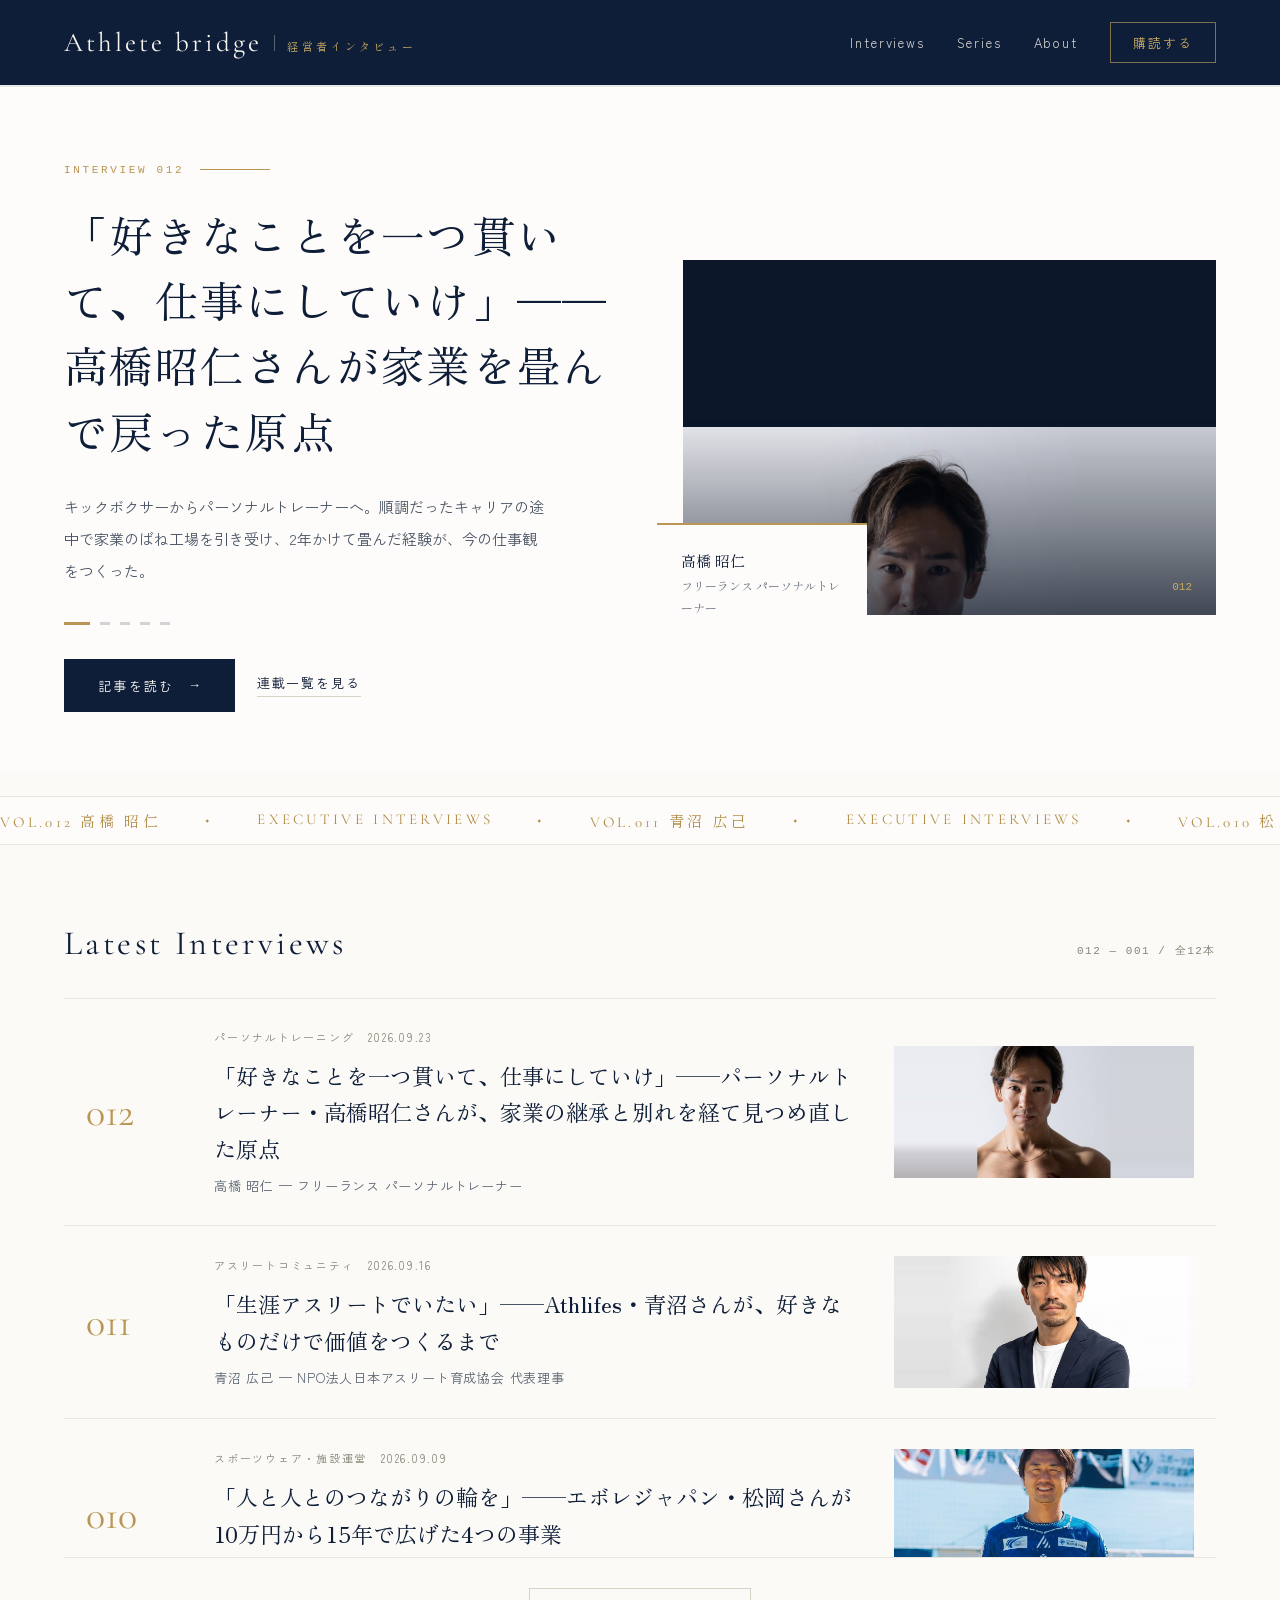
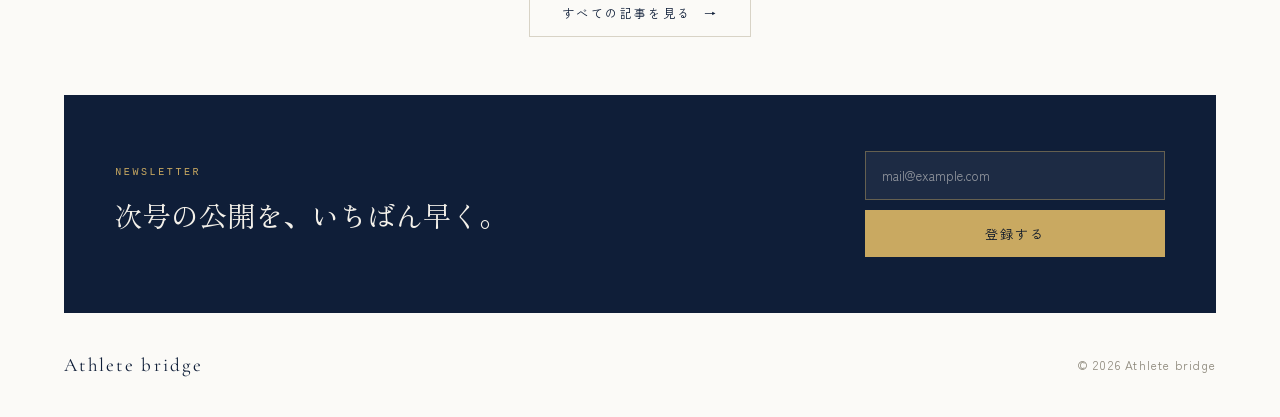
<file: index.html>
<!DOCTYPE html>
<html lang="ja">
<head>
<meta charset="utf-8">
<meta name="viewport" content="width=device-width, initial-scale=1">
<title>ATHLETE BRIDGE｜アスリートのセカンドキャリアを、経営者が語る。</title>
<link rel="icon" href="data:image/svg+xml,%3Csvg xmlns='http://www.w3.org/2000/svg' viewBox='0 0 32 32'%3E%3Crect width='32' height='32' fill='%230F1E38'/%3E%3Ctext x='16' y='23' font-family='Georgia,serif' font-size='19' fill='%23C9A961' text-anchor='middle'%3EA%3C/text%3E%3C/svg%3E">
<meta name="description" content="スポーツで培った経験を活かせる企業と出会える。経験者の生の声から、あなたの次のステージを見つけよう。">
<link rel="preconnect" href="https://fonts.googleapis.com">
<link rel="preconnect" href="https://fonts.gstatic.com" crossorigin>
<link href="https://fonts.googleapis.com/css2?family=Shippori+Mincho:wght@400;500;600&family=Zen+Kaku+Gothic+New:wght@300;400;500&family=Cormorant+Garamond:wght@300;400;500&family=Zen+Old+Mincho:wght@400;500;700&display=swap" rel="stylesheet">
<link rel="stylesheet" href="css/style.css?v=9cc79d4a">
</head>
<body>

<header class="site-header">
  <div class="hd-inner">
    <div class="hd-brand">
      <a href="#top" class="hd-logo">Athlete bridge</a>
      <span class="hd-rule"></span>
      <span class="hd-tag">経営者インタビュー</span>
    </div>
    <nav class="hd-nav">
      <a href="#latest">Interviews</a>
      <a href="#latest">Series</a>
      <a href="#newsletter">About</a>
      <a href="#newsletter" class="hd-cta">購読する</a>
    </nav>
  </div>
  <div class="progress-track"><div class="progress-bar" data-progress></div></div>
</header>

<main>

  <!-- ===== トップ（注目記事＋一覧） ===== -->
  <section id="view-top">

    <div id="top" class="hero">
      <div class="hero-grid">
        <div class="hero-copy">
          <div id="hero-slot"></div>
          <div class="hero-dots" id="hero-dots"></div>
          <div class="hero-actions">
            <button type="button" class="btn-primary" id="hero-read">
              <span>記事を読む</span><span class="arrow">→</span>
            </button>
            <a href="#latest" class="btn-quiet">連載一覧を見る</a>
          </div>
        </div>
        <div class="hero-media" id="hero-media"></div>
      </div>
    </div>

    <div class="ticker">
      <div class="ticker-track" id="ticker"></div>
    </div>

    <div class="wrap">
      <div class="latest-head">
        <h2 class="latest-title" data-reveal="mask">Latest Interviews</h2>
        <span class="latest-range" id="latest-range" data-reveal="right" data-delay="150"></span>
      </div>

      <div class="list" id="list"></div>

      <div class="view-all-wrap">
        <a href="#latest" class="view-all">すべての記事を見る <span class="arrow">→</span></a>
      </div>
    </div>
  </section>

  <!-- ===== 記事ページ ===== -->
  <section id="view-article" class="is-hidden">
    <div class="wrap">
      <div class="art-back"><button type="button" id="art-back">← 記事一覧に戻る</button></div>

      <div class="art-head">
        <div class="art-no-row">
          <span class="art-no" id="art-no"></span>
          <span class="art-rule"></span>
        </div>
        <div class="art-meta" id="art-meta"></div>
        <h1 class="art-title" id="art-title"></h1>
        <div class="art-byline" id="art-byline"></div>
      </div>

      <figure class="art-figure" id="art-figure"></figure>

      <div class="art-body" id="art-body"></div>

      <div class="related">
        <h2 class="related-title">Related Interviews</h2>
        <div class="related-grid" id="related"></div>
      </div>
    </div>
  </section>

  <!-- ===== 共通の下部 ===== -->
  <div class="wrap">
    <section id="newsletter" class="newsletter" data-reveal>
      <div>
        <p class="nl-label">NEWSLETTER</p>
        <h2 class="nl-title">次号の公開を、いちばん早く。</h2>
      </div>
      <form class="nl-form" id="newsletter-form">
        <input type="email" class="nl-input" id="newsletter-email" placeholder="mail@example.com" aria-label="メールアドレス">
        <button type="submit" class="nl-btn" id="newsletter-submit">登録する</button>
      </form>
    </section>

    <footer class="site-footer">
      <span class="ft-logo">Athlete bridge</span>
      <span>© 2026 Athlete bridge</span>
    </footer>
  </div>

</main>

<script src="js/main.js?v=9cc79d4a"></script>
</body>
</html>
</file>
<file: css/style.css>
/* ATHLETE BRIDGE
   Claude Design のキャンバス（Athlete bridge.dc.html）を実装に起こしたもの。
   デザイン側はすべてインライン指定だったため、色・書体・余白をトークンに整理している。 */

:root {
  /* 地の色。paper が全体、panel はヒーローなど一段明るい面 */
  --paper:      #FBFAF7;
  --panel:      #FDFCFA;
  --paper-hover:#F5F2EA;

  --navy:       #0F1E38;
  --navy-deep:  #0C1729;
  --navy-mid:   #16294A;

  --gold:       #B99653;
  --gold-light: #C9A961;
  --gold-deep:  #B08C46;

  --line:       #E9E6DD;
  --line-strong:#D8D3C6;

  --ink:        #0F1E38;
  --ink-mid:    #4A5464;
  --ink-sub:    #5A6472;
  --ink-faint:  #6B7382;
  --muted:      #8A8578;

  --cream:      #F7F5F0;
  --cream-dim:  rgba(244, 241, 234, .85);

  --sans:  'Zen Kaku Gothic New', -apple-system, BlinkMacSystemFont, 'Hiragino Kaku Gothic ProN', sans-serif;
  --serif: 'Zen Old Mincho', 'Shippori Mincho', 'Hiragino Mincho ProN', serif;
  --mincho:'Shippori Mincho', 'Hiragino Mincho ProN', serif;
  --latin: 'Cormorant Garamond', 'Shippori Mincho', serif;
  --mono:  ui-monospace, SFMono-Regular, Menlo, monospace;

  /* 左右の余白。デザインの clamp(24px,5vw,80px) をそのまま使う */
  --gutter: clamp(24px, 5vw, 80px);
  --wrap:   1520px;

  --ease: cubic-bezier(.19, .9, .22, 1);
}

*, *::before, *::after { box-sizing: border-box; }

html { scroll-behavior: smooth; }

body {
  margin: 0;
  background: var(--paper);
  color: var(--ink);
  font-family: var(--sans);
  font-weight: 400;
  -webkit-font-smoothing: antialiased;
}

a { color: var(--ink); text-decoration: none; }

img { display: block; max-width: 100%; }

.is-hidden { display: none !important; }

.wrap { max-width: var(--wrap); margin: 0 auto; padding: 0 var(--gutter); }

/* ============================================================
   アニメーション
   ============================================================ */

@keyframes ab-marquee { from { transform: translateX(0); }      to { transform: translateX(-50%); } }
@keyframes ab-ken     { from { transform: scale(1.02); }        to { transform: scale(1.14); } }
@keyframes ab-line    { from { transform: scaleX(0); }          to { transform: scaleX(1); } }
@keyframes ab-rise    { from { opacity: 0; transform: translateY(28px); } to { opacity: 1; transform: none; } }
@keyframes ab-fade    { from { opacity: 0; }                    to { opacity: 1; } }

/* 動きを減らす設定の利用者には演出を止める */
@media (prefers-reduced-motion: reduce) {
  html { scroll-behavior: auto; }
  *, *::before, *::after {
    animation-duration: .001ms !important;
    animation-iteration-count: 1 !important;
    transition-duration: .001ms !important;
  }
}

/* ============================================================
   ヘッダー
   ============================================================ */

.site-header { position: sticky; top: 0; z-index: 40; }

.hd-inner {
  display: flex;
  align-items: center;
  justify-content: space-between;
  gap: 24px;
  padding: 22px var(--gutter);
  background: var(--navy);
}

.hd-brand { display: flex; align-items: baseline; gap: 12px; min-width: 0; }

.hd-logo {
  font-family: var(--latin);
  font-size: 27px;
  letter-spacing: .12em;
  color: var(--cream);
  white-space: nowrap;
}

.hd-rule { width: 1px; height: 16px; background: rgba(244, 241, 234, .32); }

.hd-tag {
  font-family: var(--mincho);
  font-size: 11px;
  letter-spacing: .3em;
  color: var(--gold-light);
  white-space: nowrap;
}

.hd-nav {
  display: flex;
  align-items: center;
  gap: 32px;
  font-size: 13px;
  letter-spacing: .14em;
  color: var(--cream-dim);
}

.hd-nav a { color: inherit; transition: color .5s ease; }
.hd-nav a:hover { color: var(--gold-light); }

.hd-cta {
  padding: 10px 22px;
  white-space: nowrap;
  border: 1px solid rgba(201, 169, 97, .6);
  color: var(--gold-light) !important;
  letter-spacing: .16em;
  transition: background .5s ease, color .5s ease;
}
.hd-cta:hover { background: var(--gold-light); color: var(--navy-deep) !important; }

/* スクロール進捗バー */
.progress-track { height: 2px; background: rgba(15, 30, 56, .08); }
.progress-bar {
  height: 2px;
  background: linear-gradient(90deg, var(--gold), #E0C687);
  transform: scaleX(0);
  transform-origin: left;
  will-change: transform;
}

/* ============================================================
   ヒーロー（注目記事）
   ============================================================ */

.hero { background: var(--panel); padding: clamp(48px, 6vw, 86px) var(--gutter) 60px; }

.hero-grid {
  max-width: var(--wrap);
  margin: 0 auto;
  display: grid;
  grid-template-columns: 1.02fr .98fr;
  gap: clamp(36px, 5vw, 72px);
  align-items: center;
}

.hero-no-row { display: flex; align-items: center; gap: 16px; margin-bottom: 26px; animation: ab-rise 1s .05s both; }

.hero-no { font-family: var(--mono); font-size: 11px; letter-spacing: .24em; color: var(--gold); }

.hero-rule { width: 70px; height: 1px; background: var(--gold); transform-origin: left; animation: ab-line 1.2s .3s both; }

.hero-title {
  /* 記事が切り替わっても「記事を読む」の位置が動かないよう、行数を固定する。
     --hero-lines 行ぶんの高さで下限と上限をそろえる（幅ごとの行数は下の
     メディアクエリで調整）。題名そのものは articles.json の heroTitle で
     松岡さんの記事と同じくらいの分量に収めてある。 */
  --hero-lines: 4;
  margin: 0 0 28px;
  font-family: var(--serif);
  font-weight: 400;
  font-size: clamp(32px, 3.4vw, 50px);
  line-height: 1.5;
  letter-spacing: .03em;
  color: var(--ink);
  text-wrap: pretty;
  animation: ab-rise 1.1s .15s both;
  display: -webkit-box;
  -webkit-box-orient: vertical;
  -webkit-line-clamp: var(--hero-lines);
  overflow: hidden;
  min-height: calc(1.5em * var(--hero-lines));
}

.hero-lead {
  /* 題名と同じく、リード文も行数を固定してボタンの位置をそろえる */
  --lead-lines: 3;
  margin: 0 0 34px;
  font-size: 15px;
  line-height: 2.15;
  color: var(--ink-mid);
  max-width: 32em;
  text-wrap: pretty;
  animation: ab-rise 1.1s .28s both;
  display: -webkit-box;
  -webkit-box-orient: vertical;
  -webkit-line-clamp: var(--lead-lines);
  overflow: hidden;
  min-height: calc(2.15em * var(--lead-lines));
}

.hero-dots { display: flex; align-items: center; gap: 10px; margin-bottom: 34px; }

.hero-dot {
  display: block;
  height: 3px;
  width: 10px;
  background: rgba(15, 30, 56, .18);
  border: 0;
  padding: 0;
  cursor: pointer;
  transition: width .7s var(--ease), background .7s ease;
}
.hero-dot.is-active { width: 26px; background: var(--gold); }

.hero-actions { display: flex; align-items: center; gap: 22px; flex-wrap: wrap; animation: ab-rise 1.1s .55s both; }

.btn-primary {
  display: inline-flex;
  align-items: center;
  gap: 16px;
  padding: 17px 34px;
  background: var(--navy);
  color: var(--cream);
  font-size: 13px;
  letter-spacing: .18em;
  border: 0;
  cursor: pointer;
  font-family: inherit;
  transition: transform .5s cubic-bezier(.2, .7, .2, 1), background .5s ease;
}
.btn-primary:hover { transform: translateY(-3px); background: var(--navy-mid); color: var(--cream); }
.btn-primary .arrow { font-family: var(--mono); }

.btn-quiet {
  font-size: 13px;
  letter-spacing: .14em;
  color: var(--ink);
  border-bottom: 1px solid var(--line-strong);
  padding-bottom: 4px;
  background: none;
  cursor: pointer;
  font-family: inherit;
  transition: border-color .5s ease, color .5s ease;
}
.btn-quiet:hover { color: var(--gold); border-color: var(--gold); }

/* 写真。デザインは縦長の枠だったが、手持ちの写真が横位置のため 3:2 に合わせている */
.hero-media { position: relative; }

.hero-frame {
  position: relative;
  aspect-ratio: 3 / 2;
  max-height: 600px;
  overflow: hidden;
  background: var(--navy-deep);
}

.hero-shot { position: absolute; inset: 0; animation: ab-fade 1.1s ease both; }

.hero-img {
  position: absolute;
  inset: -4% 0;
  width: 100%;
  height: 108%;
  object-fit: cover;
  object-position: center 22%;
  animation: ab-ken 22s ease-in-out infinite alternate;
  will-change: transform;
}

.hero-scrim {
  position: absolute;
  inset: 0;
  background: linear-gradient(180deg, rgba(9, 17, 31, 0) 45%, rgba(9, 17, 31, .72) 100%);
}

.hero-frame-meta {
  position: absolute;
  left: 24px; right: 24px; bottom: 22px;
  display: flex;
  justify-content: space-between;
  align-items: flex-end;
  font-family: var(--mono);
  font-size: 11px;
  color: rgba(244, 241, 234, .62);
}
.hero-frame-num { color: var(--gold-light); }

.hero-card {
  position: absolute;
  left: -26px;
  bottom: -26px;
  width: 210px;
  padding: 22px 24px;
  background: var(--panel);
  border-top: 2px solid var(--gold);
  animation: ab-rise 1.1s .35s both;
}
.hero-name { font-family: var(--mincho); font-size: 15px; line-height: 1.85; color: var(--ink); }
.hero-role { display: block; font-size: 12px; color: var(--ink-faint); }

/* ============================================================
   ティッカー
   ============================================================ */

.ticker {
  background: var(--panel);
  margin-top: 24px;
  border-top: 1px solid var(--line);
  border-bottom: 1px solid var(--line);
  overflow: hidden;
  padding: 13px 0;
}
.ticker-track { display: flex; width: max-content; animation: ab-marquee 42s linear infinite; }
.ticker-group {
  display: flex;
  gap: 44px;
  width: max-content;
  flex: 0 0 auto;
  padding-right: 44px;
  font-family: var(--latin);
  font-size: 15px;
  letter-spacing: .22em;
  color: var(--gold-deep);
  white-space: nowrap;
}

/* ============================================================
   記事一覧
   ============================================================ */

.latest-head {
  padding: 78px 0 0;
  display: flex;
  align-items: baseline;
  justify-content: space-between;
  gap: 24px;
  flex-wrap: wrap;
}
.latest-title {
  margin: 0;
  font-family: var(--latin);
  font-weight: 400;
  font-size: 34px;
  letter-spacing: .1em;
  color: var(--ink);
}
.latest-range { font-family: var(--mono); font-size: 11px; letter-spacing: .14em; color: var(--muted); }

.list {
  margin: 34px 0 30px;
  max-height: 560px;
  overflow-y: auto;
  display: flex;
  flex-direction: column;
  gap: 1px;
  background: var(--line);
  border-top: 1px solid var(--line);
  border-bottom: 1px solid var(--line);
}
.list::-webkit-scrollbar { width: 4px; }
.list::-webkit-scrollbar-track { background: #F1EEE7; }
.list::-webkit-scrollbar-thumb { background: #C9BFA6; }

.row {
  display: grid;
  grid-template-columns: minmax(58px, 96px) minmax(0, 1fr) minmax(0, 300px);
  gap: clamp(16px, 2.5vw, 40px);
  align-items: center;
  background: var(--paper);
  padding: 30px 22px;
  transition: background .55s ease, transform .55s var(--ease);
  will-change: transform;
}
.row:hover { background: var(--paper-hover); transform: translateX(10px); }

.row-no { font-family: var(--latin); font-size: 40px; color: var(--gold); line-height: 1; }
.row-body { min-width: 0; }
.row-meta { display: flex; gap: 14px; margin-bottom: 12px; font-size: 11px; letter-spacing: .16em; color: var(--muted); }
.row-title {
  margin: 0 0 10px;
  font-family: var(--serif);
  font-weight: 400;
  font-size: 22px;
  line-height: 1.65;
  color: var(--ink);
  text-wrap: pretty;
}
.row-name { margin: 0; font-size: 13px; letter-spacing: .06em; color: var(--ink-sub); }

.row-thumb { position: relative; height: 132px; overflow: hidden; background: var(--line); }
.row-img {
  position: absolute;
  inset: -7% 0;
  width: 100%;
  height: 114%;
  object-fit: cover;
  object-position: center 28%;
  will-change: transform;
}

.view-all-wrap { display: flex; justify-content: center; }
.view-all {
  display: inline-flex;
  align-items: center;
  gap: 12px;
  padding: 15px 32px;
  border: 1px solid var(--line-strong);
  font-size: 12px;
  letter-spacing: .2em;
  color: var(--ink);
  background: none;
  cursor: pointer;
  font-family: inherit;
  transition: background .5s ease, border-color .5s ease, color .5s ease;
}
.view-all:hover { background: var(--navy); border-color: var(--navy); color: #F4F1EA; }

/* ============================================================
   ニュースレター
   ============================================================ */

.newsletter {
  margin: 58px 0 0;
  padding: 56px clamp(28px, 4vw, 60px);
  background: var(--navy);
  color: #F4F1EA;
  display: grid;
  grid-template-columns: 1fr 300px;
  gap: 48px;
  align-items: center;
}
.nl-label { margin: 0 0 14px; font-family: var(--mono); font-size: 10px; letter-spacing: .26em; color: var(--gold-light); }
.nl-title { margin: 0; font-family: var(--serif); font-weight: 400; font-size: 28px; line-height: 1.7; }
.nl-form { display: flex; flex-direction: column; gap: 10px; }
.nl-input {
  padding: 14px 16px;
  background: rgba(255, 255, 255, .06);
  border: 1px solid rgba(201, 169, 97, .42);
  font-size: 13px;
  color: #F4F1EA;
  font-family: inherit;
}
.nl-input::placeholder { color: rgba(244, 241, 234, .55); }
.nl-btn {
  padding: 14px 16px;
  text-align: center;
  background: var(--gold-light);
  color: var(--navy-deep);
  font-size: 13px;
  letter-spacing: .16em;
  border: 0;
  cursor: pointer;
  font-family: inherit;
  transition: transform .5s cubic-bezier(.2, .7, .2, 1);
}
.nl-btn:hover { transform: translateY(-2px); }
.nl-btn[disabled] { opacity: .6; cursor: default; transform: none; }

/* ============================================================
   フッター
   ============================================================ */

.site-footer {
  padding: 40px 0;
  display: flex;
  justify-content: space-between;
  align-items: center;
  gap: 16px;
  font-size: 12px;
  color: var(--muted);
  letter-spacing: .1em;
}
.ft-logo { font-family: var(--latin); font-size: 19px; letter-spacing: .12em; color: var(--ink); }

/* ============================================================
   記事ページ
   デザインには含まれていなかったため、配色・書体・余白の規則を
   トップページから引き継いで組んでいる。
   ============================================================ */

.art-back { padding: 34px 0 0; }
.art-back button {
  font-size: 12px;
  letter-spacing: .16em;
  color: var(--muted);
  background: none;
  border: 0;
  padding: 0;
  cursor: pointer;
  font-family: inherit;
  transition: color .4s ease;
}
.art-back button:hover { color: var(--gold); }

.art-head { max-width: 860px; margin: 0 auto; padding: 44px 0 0; }
.art-no-row { display: flex; align-items: center; gap: 16px; margin-bottom: 22px; }
.art-no { font-family: var(--mono); font-size: 11px; letter-spacing: .24em; color: var(--gold); }
.art-rule { width: 70px; height: 1px; background: var(--gold); }
.art-meta { display: flex; gap: 14px; font-size: 11px; letter-spacing: .16em; color: var(--muted); margin-bottom: 18px; }
.art-title {
  margin: 0 0 26px;
  font-family: var(--serif);
  font-weight: 400;
  font-size: clamp(27px, 3vw, 40px);
  line-height: 1.6;
  letter-spacing: .02em;
  color: var(--ink);
  text-wrap: pretty;
}
.art-byline {
  font-family: var(--mincho);
  font-size: 14px;
  letter-spacing: .06em;
  color: var(--ink-sub);
  padding-bottom: 30px;
  border-bottom: 1px solid var(--line);
}

/* 写真は切り取らずに全体を見せる。余る左右は同じ写真を薄くぼかして敷き、
   生成りの地に沈ませる。旧デザインのような暗い背景だと明るい基調から浮くため。 */
.art-figure {
  position: relative;
  margin: 40px 0 0;
  aspect-ratio: 16 / 7;
  max-height: 520px;
  overflow: hidden;
  background: var(--paper);
}
.art-figure img { position: absolute; inset: 0; width: 100%; height: 100%; object-fit: contain; }
.art-figure .art-figure-bg {
  object-fit: cover;
  transform: scale(1.25);
  filter: blur(34px) saturate(.6);
  opacity: .38;
}

.art-body { max-width: 720px; margin: 0 auto; padding: 52px 0 0; }
.art-body p {
  margin: 0 0 30px;
  font-size: 16px;
  line-height: 2.15;
  color: #2E3846;
  text-wrap: pretty;
}
.art-body p strong { font-weight: 500; color: var(--ink); }
/* 金の縦罫は小見出しだけに付ける。本人の言葉が小見出しより目立たないよう、
   引用は罫を持たせず字下げだけで示す */
.art-body h2 {
  margin: 62px 0 30px;
  padding: 30px clamp(22px, 4vw, 40px);
  background: var(--panel);
  border-top: 1px solid var(--line);
  border-bottom: 1px solid var(--line);
  border-left: 2px solid var(--gold);
  font-family: var(--serif);
  font-weight: 400;
  font-size: 24px;
  line-height: 1.7;
  color: var(--ink);
}
.art-body blockquote {
  margin: 42px 0;
  padding-left: 18px;
  font-family: var(--mincho);
  font-size: 18px;
  line-height: 2;
  color: var(--ink);
  text-wrap: pretty;
}
/* 本文の途中に差し込む写真。本文より少し広げて、記事の流れに間を作る */
.art-body .body-figure {
  margin: 52px 0;
  padding: 0;
}
.art-body .body-figure img {
  width: 100%;
  height: auto;
  display: block;
  background: var(--sunk, var(--panel));
}
.art-body .body-figure figcaption {
  margin-top: 14px;
  font-size: 13px;
  line-height: 1.9;
  color: var(--muted);
  letter-spacing: .04em;
}

.art-body .article-link a {
  color: var(--gold-deep);
  border-bottom: 1px solid var(--line-strong);
  transition: border-color .4s ease;
}
.art-body .article-link a:hover { border-color: var(--gold-deep); }

.related { max-width: var(--wrap); margin: 0 auto; padding: 74px 0 0; }
.related-title {
  margin: 0 0 26px;
  font-family: var(--latin);
  font-weight: 400;
  font-size: 24px;
  letter-spacing: .1em;
  color: var(--ink);
}
.related-grid { display: grid; grid-template-columns: repeat(3, 1fr); gap: 1px; background: var(--line); border-top: 1px solid var(--line); border-bottom: 1px solid var(--line); }
.rel-card { background: var(--paper); padding: 24px 20px; transition: background .5s ease; }
.rel-card:hover { background: var(--paper-hover); }
.rel-thumb { position: relative; height: 132px; overflow: hidden; margin-bottom: 18px; background: var(--line); }
.rel-thumb img { position: absolute; inset: 0; width: 100%; height: 100%; object-fit: cover; object-position: center 28%; }
.rel-meta { display: flex; gap: 12px; font-size: 11px; letter-spacing: .16em; color: var(--muted); margin-bottom: 10px; }
.rel-title { margin: 0 0 8px; font-family: var(--serif); font-weight: 400; font-size: 17px; line-height: 1.65; color: var(--ink); }
.rel-name { margin: 0; font-size: 12px; color: var(--ink-sub); }

/* ============================================================
   レスポンシブ
   ============================================================ */

@media (max-width: 1000px) {
  .hero-grid { grid-template-columns: 1fr; }
  .hero-title { --hero-lines: 3; }
  /* 縦積みになると写真に重なってしまうので、名前は写真の下に置く */
  .hero-card {
    position: static;
    width: auto;
    padding: 18px 0 0;
    background: none;
    border-top: 0;
    border-left: 2px solid var(--gold);
    padding-left: 16px;
    margin-top: 20px;
  }
  .newsletter { grid-template-columns: 1fr; gap: 28px; }
  .related-grid { grid-template-columns: 1fr; }
}

@media (max-width: 720px) {
  .hd-inner { flex-wrap: wrap; gap: 14px; padding: 16px var(--gutter); }
  .hd-nav { gap: 18px; font-size: 12px; }
  .hd-logo { font-size: 22px; }
  .hero { padding-top: 34px; }
  .hero-title { --hero-lines: 5; }
  .hero-lead { --lead-lines: 4; }
  .row { grid-template-columns: 48px minmax(0, 1fr); padding: 22px 16px; }
  .row:hover { transform: none; }
  .row-no { font-size: 28px; }
  .row-title { font-size: 18px; }
  .row-thumb { display: none; }
  .latest-head { padding-top: 48px; }
  .latest-title { font-size: 26px; }
  .list { max-height: none; overflow-y: visible; }
  .art-figure { aspect-ratio: 4 / 3; }
  .site-footer { flex-direction: column; align-items: flex-start; gap: 10px; }
}
</file>
